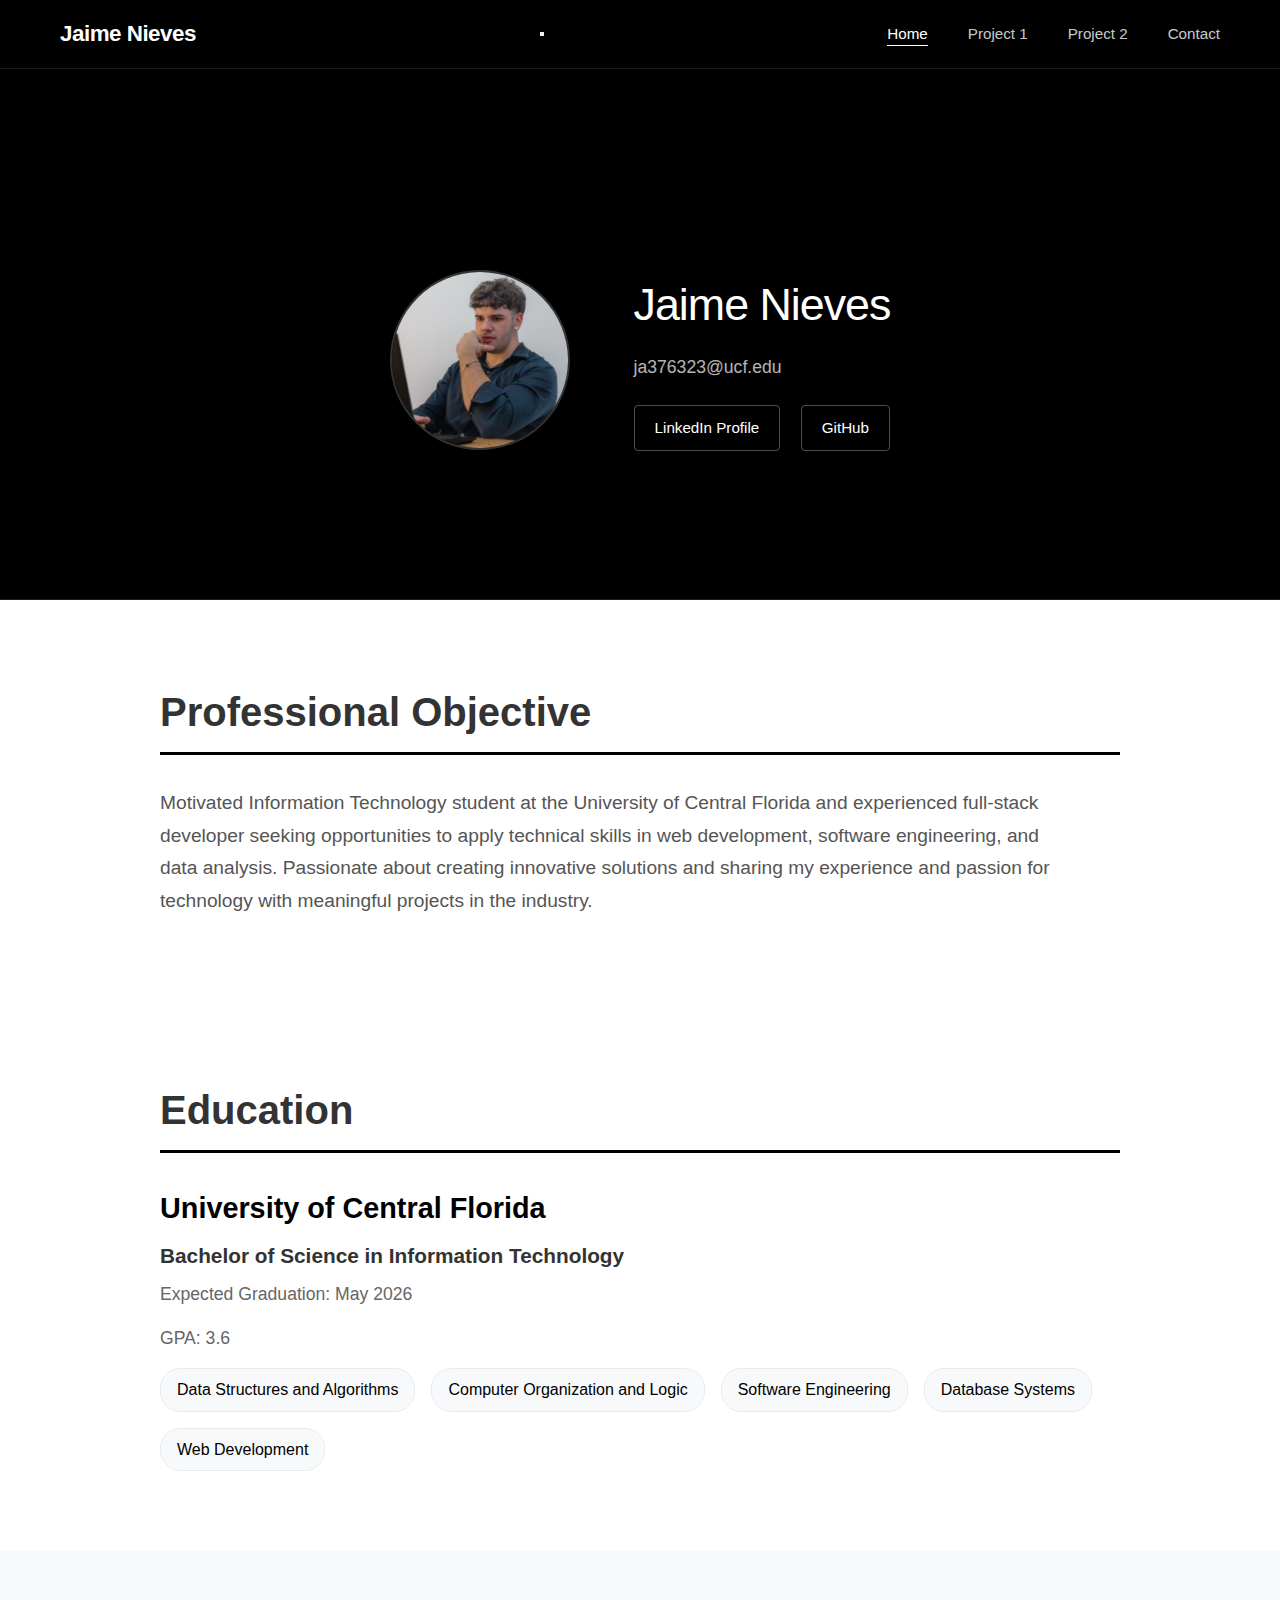
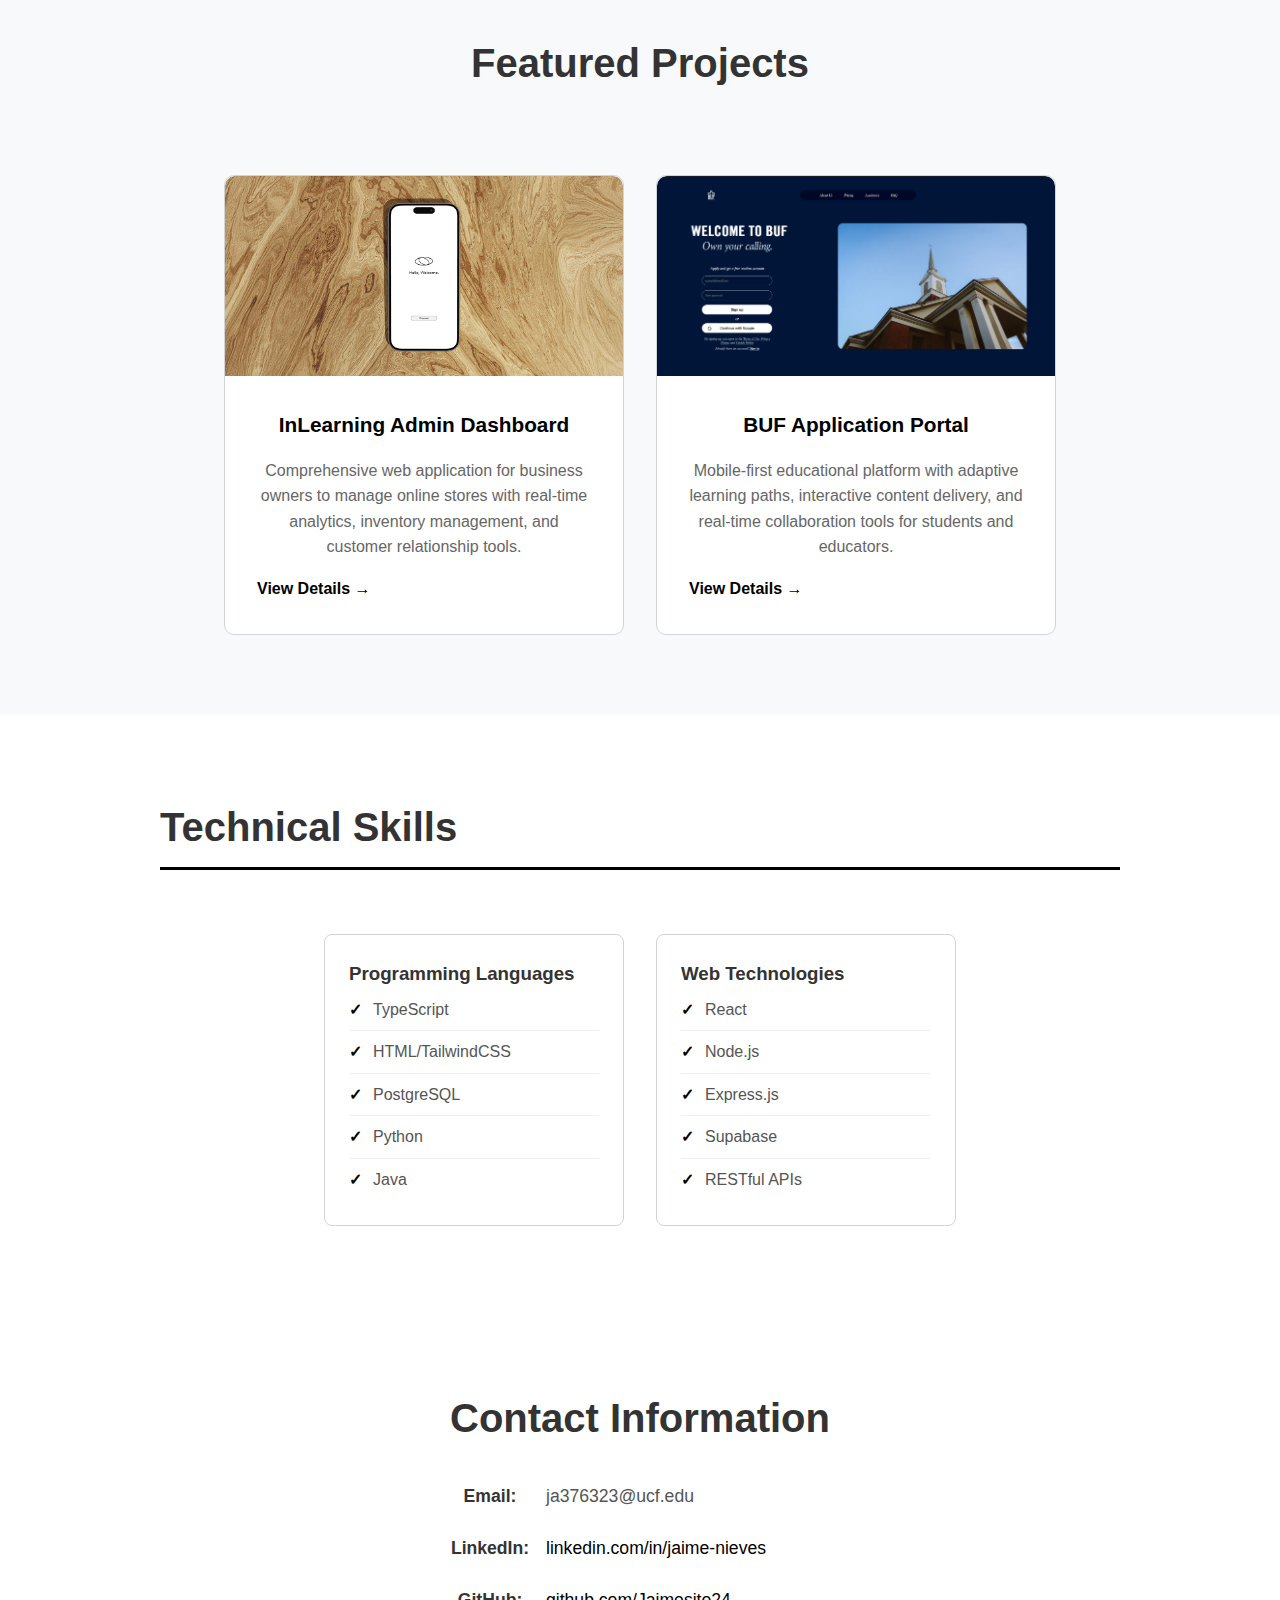
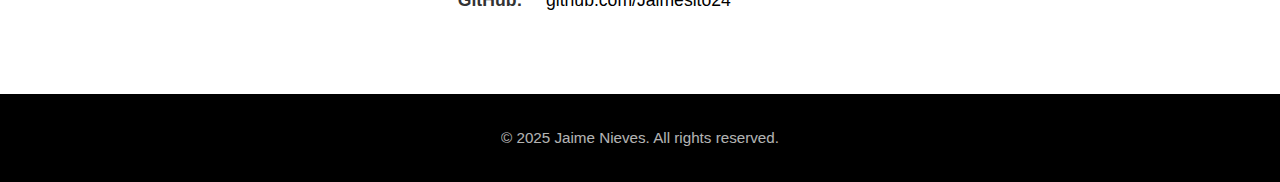
<file: index.html>
<!DOCTYPE html>
<html lang="en">
<head>
    <meta charset="UTF-8">
    <meta name="viewport" content="width=device-width, initial-scale=1.0">
    <title>Jaime Nieves - Resume</title>
    <link rel="stylesheet" href="styles.css">
</head>
<body>
    <header>
        <nav>
            <div class="nav-container">
                <h1 class="logo">Jaime Nieves</h1>
                <button class="mobile-menu-toggle" id="mobileMenuToggle" aria-label="Toggle navigation menu">
                    <span></span>
                    <span></span>
                    <span></span>
                </button>
                <ul class="nav-links" id="navLinks">
                    <li><a href="index.html" class="active">Home</a></li>
                    <li><a href="project1.html">Project 1</a></li>
                    <li><a href="project2.html">Project 2</a></li>
                    <li><a href="#contact">Contact</a></li>
                </ul>
            </div>
        </nav>
    </header>

    <main>
        <section class="resume-header">
            <div class="container">
                <div class="resume-intro">
                    <div class="profile-section">
                        <img src="prof_photo.jpeg" 
                             alt="Professional headshot of Jaime Nieves" 
                             class="profile-photo">
                        <div class="contact-info">
                            <h1>Jaime Nieves</h1>
                            <p class="email">ja376323@ucf.edu</p>
                            <a href="https://www.linkedin.com/in/jaime-nieves-94693b381/" class="linkedin-link" target="_blank" rel="noopener noreferrer">
                                LinkedIn Profile
                            </a>
                            <a href="https://github.com/Jaimesito24" class="github-link" target="_blank" rel="noopener noreferrer">
                                GitHub
                            </a>
                        </div>
                    </div>
                </div>
            </div>
        </section>

        <section class="objective">
            <div class="container">
                <h2>Professional Objective</h2>
                <p>Motivated Information Technology student at the University of Central Florida and experienced full-stack developer seeking opportunities to apply technical skills in web development, software engineering, and data analysis. Passionate about creating innovative solutions and sharing my experience and passion for technology with meaningful projects in the industry.</p>
            </div>
        </section>

        <section class="education">
            <div class="container">
                <h2>Education</h2>
                <div class="education-item">
                    <h3>University of Central Florida</h3>
                    <p class="degree">Bachelor of Science in Information Technology</p>
                    <p class="dates">Expected Graduation: May 2026</p>
                    <p class="gpa">GPA: 3.6</p>
                    <ul class="relevant-courses">
                        <li>Data Structures and Algorithms</li>
                        <li>Computer Organization and Logic</li>
                        <li>Software Engineering</li>
                        <li>Database Systems</li>
                        <li>Web Development</li>
                    </ul>
                </div>
            </div>
        </section>

        <section class="projects">
            <div class="container">
                <h2>Featured Projects</h2>
                <div class="project-grid">
                    <a href="project1.html" class="project-card-link">
                        <div class="project-card">
                            <img src="project1.png" 
                                 alt="InLearning Admin Dashboard interface" 
                                 class="project-card-image">
                            <div class="project-card-content">
                                <h3>InLearning Admin Dashboard</h3>
                                <p>Comprehensive web application for business owners to manage online stores with real-time analytics, inventory management, and customer relationship tools.</p>
                                <span class="project-link">View Details →</span>
                            </div>
                        </div>
                    </a>
                    <a href="project2.html" class="project-card-link">
                        <div class="project-card">
                            <img src="project2.png" 
                                 alt="BUF Application Portal interface" 
                                 class="project-card-image">
                            <div class="project-card-content">
                                <h3>BUF Application Portal</h3>
                                <p>Mobile-first educational platform with adaptive learning paths, interactive content delivery, and real-time collaboration tools for students and educators.</p>
                                <span class="project-link">View Details →</span>
                            </div>
                        </div>
                    </a>
                </div>
            </div>
        </section>

        <section class="skills">
            <div class="container">
                <h2>Technical Skills</h2>
                <div class="skills-grid">
                    <div class="skill-category">
                        <h3>Programming Languages</h3>
                        <ul>
                            <li>TypeScript</li>
                            <li>HTML/TailwindCSS</li>
                            <li>PostgreSQL</li>
                            <li>Python</li>
                            <li>Java</li>
                        </ul>
                    </div>
                    <div class="skill-category">
                        <h3>Web Technologies</h3>
                        <ul>
                            <li>React</li>
                            <li>Node.js</li>
                            <li>Express.js</li>
                            <li>Supabase</li>
                            <li>RESTful APIs</li>
                        </ul>
                    </div>
                </div>
            </div>
        </section>

        <section id="contact" class="contact">
            <div class="container">
                <h2>Contact Information</h2>
                <div class="contact-details">
                    <div class="contact-item">
                        <strong>Email:</strong> ja376323@ucf.edu
                    </div>
                    <div class="contact-item">
                        <strong>LinkedIn:</strong> 
                        <a href="https://www.linkedin.com/in/jaime-nieves-94693b381/" target="_blank" rel="noopener noreferrer">
                            linkedin.com/in/jaime-nieves
                        </a>
                    </div>
                    <div class="contact-item">
                        <strong>GitHub:</strong> 
                        <a href="https://github.com/Jaimesito24" target="_blank" rel="noopener noreferrer">
                            github.com/Jaimesito24
                        </a>
                    </div>
                </div>
            </div>
        </section>
    </main>

    <footer>
        <div class="container">
            <p>&copy; 2025 Jaime Nieves. All rights reserved.</p>
        </div>
    </footer>

    <script>
        // Mobile menu toggle
        const mobileMenuToggle = document.getElementById('mobileMenuToggle');
        const navLinks = document.getElementById('navLinks');
        
        mobileMenuToggle.addEventListener('click', function() {
            navLinks.classList.toggle('active');
            mobileMenuToggle.classList.toggle('active');
        });
        
        // Close menu when clicking on a link
        const navItems = navLinks.querySelectorAll('a');
        navItems.forEach(item => {
            item.addEventListener('click', () => {
                navLinks.classList.remove('active');
                mobileMenuToggle.classList.remove('active');
            });
        });
        
        // Close menu when clicking outside
        document.addEventListener('click', function(event) {
            const isClickInside = mobileMenuToggle.contains(event.target) || navLinks.contains(event.target);
            if (!isClickInside && navLinks.classList.contains('active')) {
                navLinks.classList.remove('active');
                mobileMenuToggle.classList.remove('active');
            }
        });
    </script>
</body>
</html>
</file>
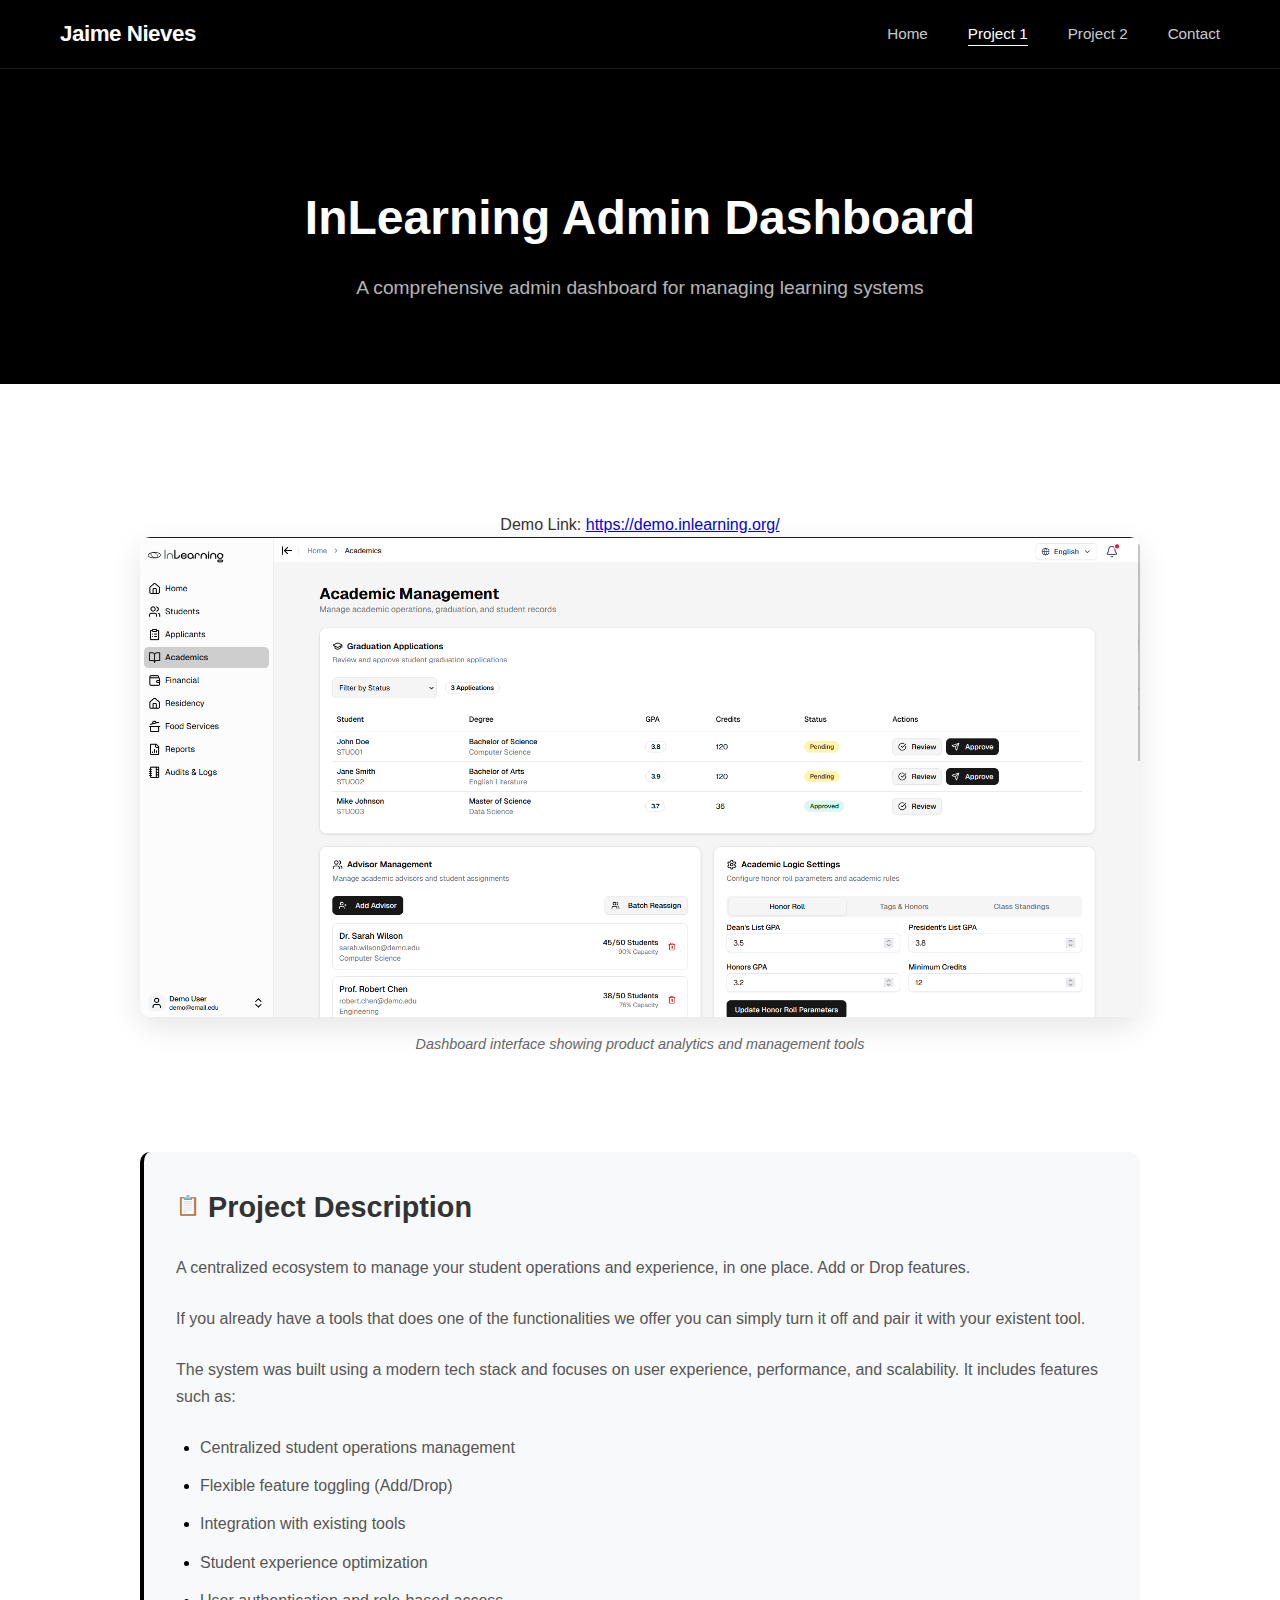
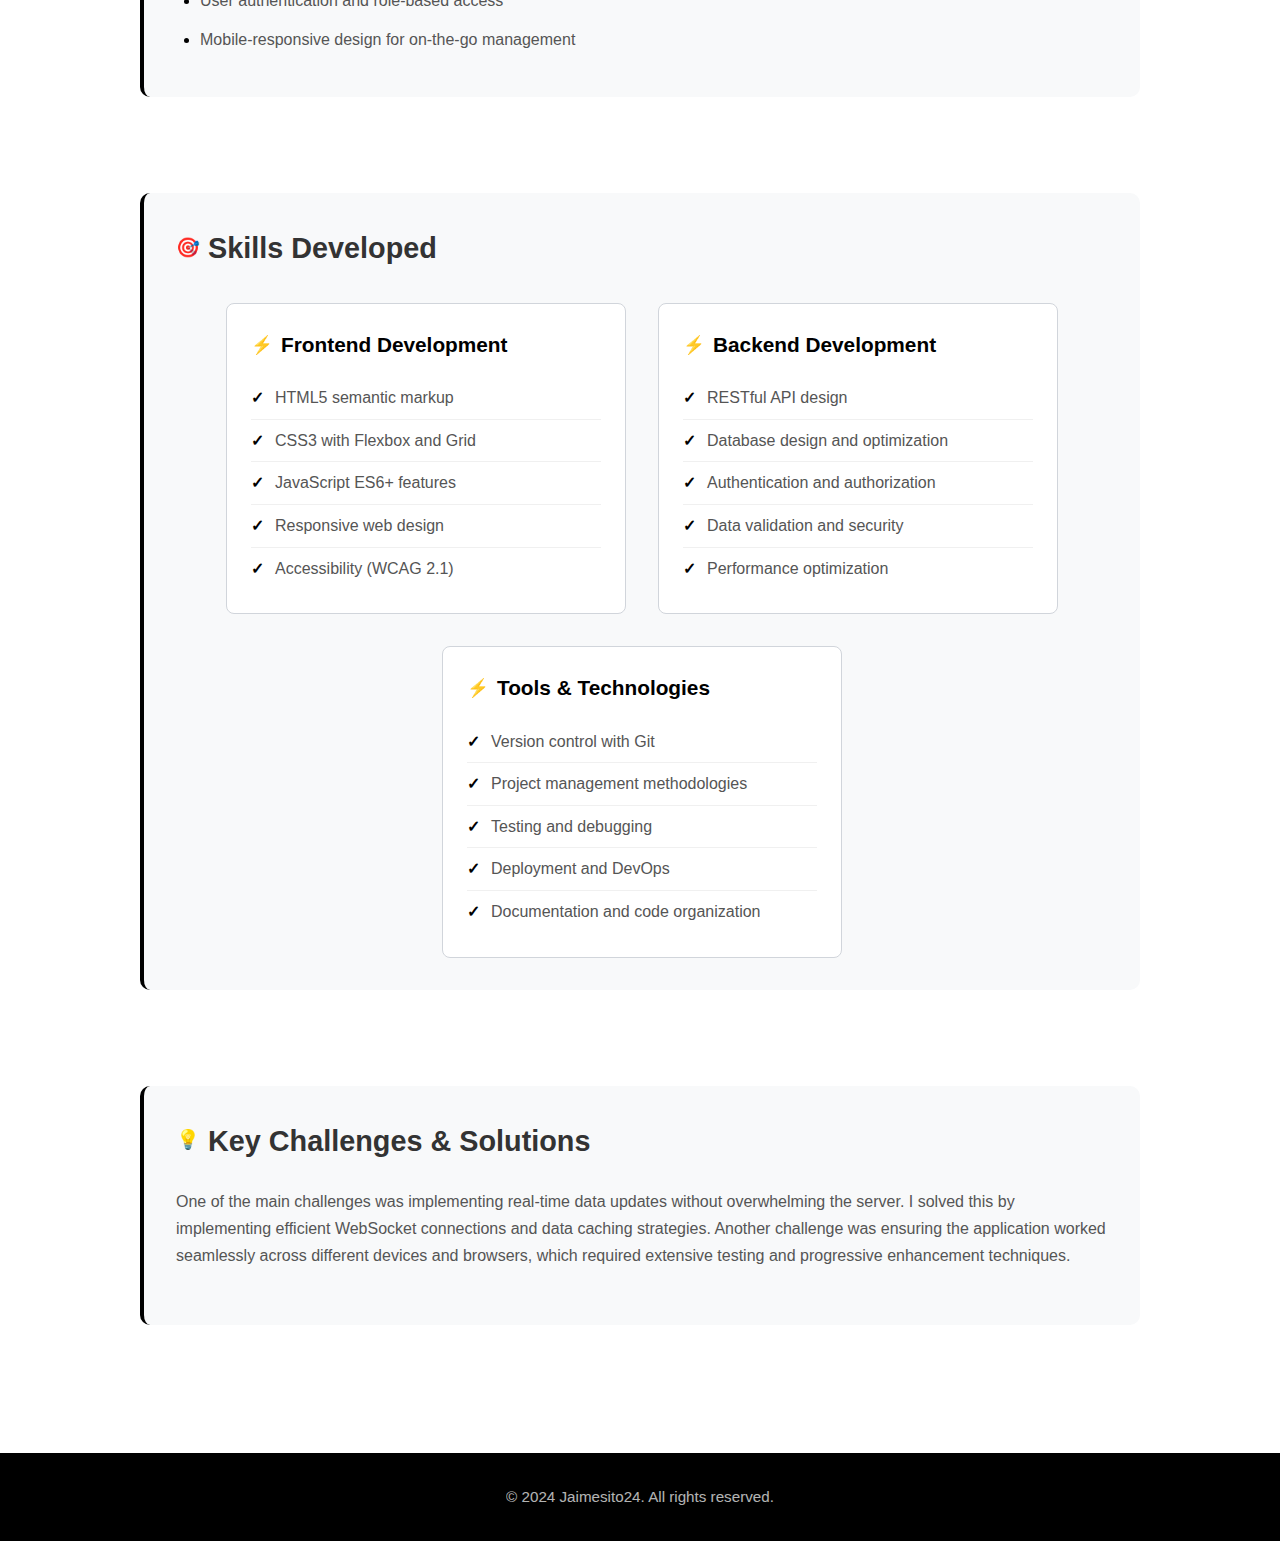
<file: project1.html>
<!DOCTYPE html>
<html lang="en">
<head>
    <meta charset="UTF-8">
    <meta name="viewport" content="width=device-width, initial-scale=1.0">
    <title>Project 1 - Jaimesito24</title>
    <link rel="stylesheet" href="styles.css">
    <meta name="description" content="Project 1 - Web Development Portfolio showcasing responsive design and modern web technologies">
</head>
<body>
    <header>
        <nav>
            <div class="nav-container">
                <h1 class="logo"><a href="index.html" style="color: white; text-decoration: none;">Jaime Nieves</a></h1>
                <ul class="nav-links">
                    <li><a href="index.html">Home</a></li>
                    <li><a href="project1.html" class="active">Project 1</a></li>
                    <li><a href="project2.html">Project 2</a></li>
                    <li><a href="index.html#contact">Contact</a></li>
                </ul>
            </div>
        </nav>
    </header>

    <main>
        <section class="page-header">
            <div class="container">
                <h1>InLearning Admin Dashboard</h1>
                <p>A comprehensive admin dashboard for managing learning systems</p>
            </div>
        </section>

        <section class="project-content">
            <div class="container">
                <article class="project-details">

                    <figure class="project-image">
                        <div class="demo-link-container">
                            <span class="demo-label">Demo Link:</span>
                            <a href="https://demo.inlearning.org/" target="_blank" rel="noopener noreferrer" class="demo-link">
                                https://demo.inlearning.org/
                            </a>
                        </div>
                        <img src="dashboard-project-1-demo.png" 
                             alt="Screenshot of the E-Commerce Dashboard showing product management interface with charts and analytics" 
                             loading="lazy">
                        <figcaption>Dashboard interface showing product analytics and management tools</figcaption>
                    </figure>

                    <section class="project-description">
                        <h3>Project Description</h3>
                        <p>A centralized ecosystem to manage your student operations and experience, in one place. Add or Drop features.</p>
                        
                        <p>If you already have a tools that does one of the functionalities we offer you can simply turn it off and pair it with your existent tool.</p>
                        
                        <p>The system was built using a modern tech stack and focuses on user experience, performance, and scalability. It includes features such as:</p>
                        
                        <ul>
                            <li>Centralized student operations management</li>
                            <li>Flexible feature toggling (Add/Drop)</li>
                            <li>Integration with existing tools</li>
                            <li>Student experience optimization</li>
                            <li>User authentication and role-based access</li>
                            <li>Mobile-responsive design for on-the-go management</li>
                        </ul>
                    </section>

                    <section class="skills-learned">
                        <h3>Skills Developed</h3>
                        <div class="skills-grid">
                            <div class="skill-category">
                                <h4>Frontend Development</h4>
                                <ul>
                                    <li>HTML5 semantic markup</li>
                                    <li>CSS3 with Flexbox and Grid</li>
                                    <li>JavaScript ES6+ features</li>
                                    <li>Responsive web design</li>
                                    <li>Accessibility (WCAG 2.1)</li>
                                </ul>
                            </div>
                            
                            <div class="skill-category">
                                <h4>Backend Development</h4>
                                <ul>
                                    <li>RESTful API design</li>
                                    <li>Database design and optimization</li>
                                    <li>Authentication and authorization</li>
                                    <li>Data validation and security</li>
                                    <li>Performance optimization</li>
                                </ul>
                            </div>
                            
                            <div class="skill-category">
                                <h4>Tools & Technologies</h4>
                                <ul>
                                    <li>Version control with Git</li>
                                    <li>Project management methodologies</li>
                                    <li>Testing and debugging</li>
                                    <li>Deployment and DevOps</li>
                                    <li>Documentation and code organization</li>
                                </ul>
                            </div>
                        </div>
                    </section>

                    <section class="project-challenges">
                        <h3>Key Challenges & Solutions</h3>
                        <p>One of the main challenges was implementing real-time data updates without overwhelming the server. I solved this by implementing efficient WebSocket connections and data caching strategies. Another challenge was ensuring the application worked seamlessly across different devices and browsers, which required extensive testing and progressive enhancement techniques.</p>
                    </section>
                </article>
            </div>
        </section>
    </main>

    <footer>
        <div class="container">
            <p>&copy; 2024 Jaimesito24. All rights reserved.</p>
        </div>
    </footer>
</body>
</html>
</file>
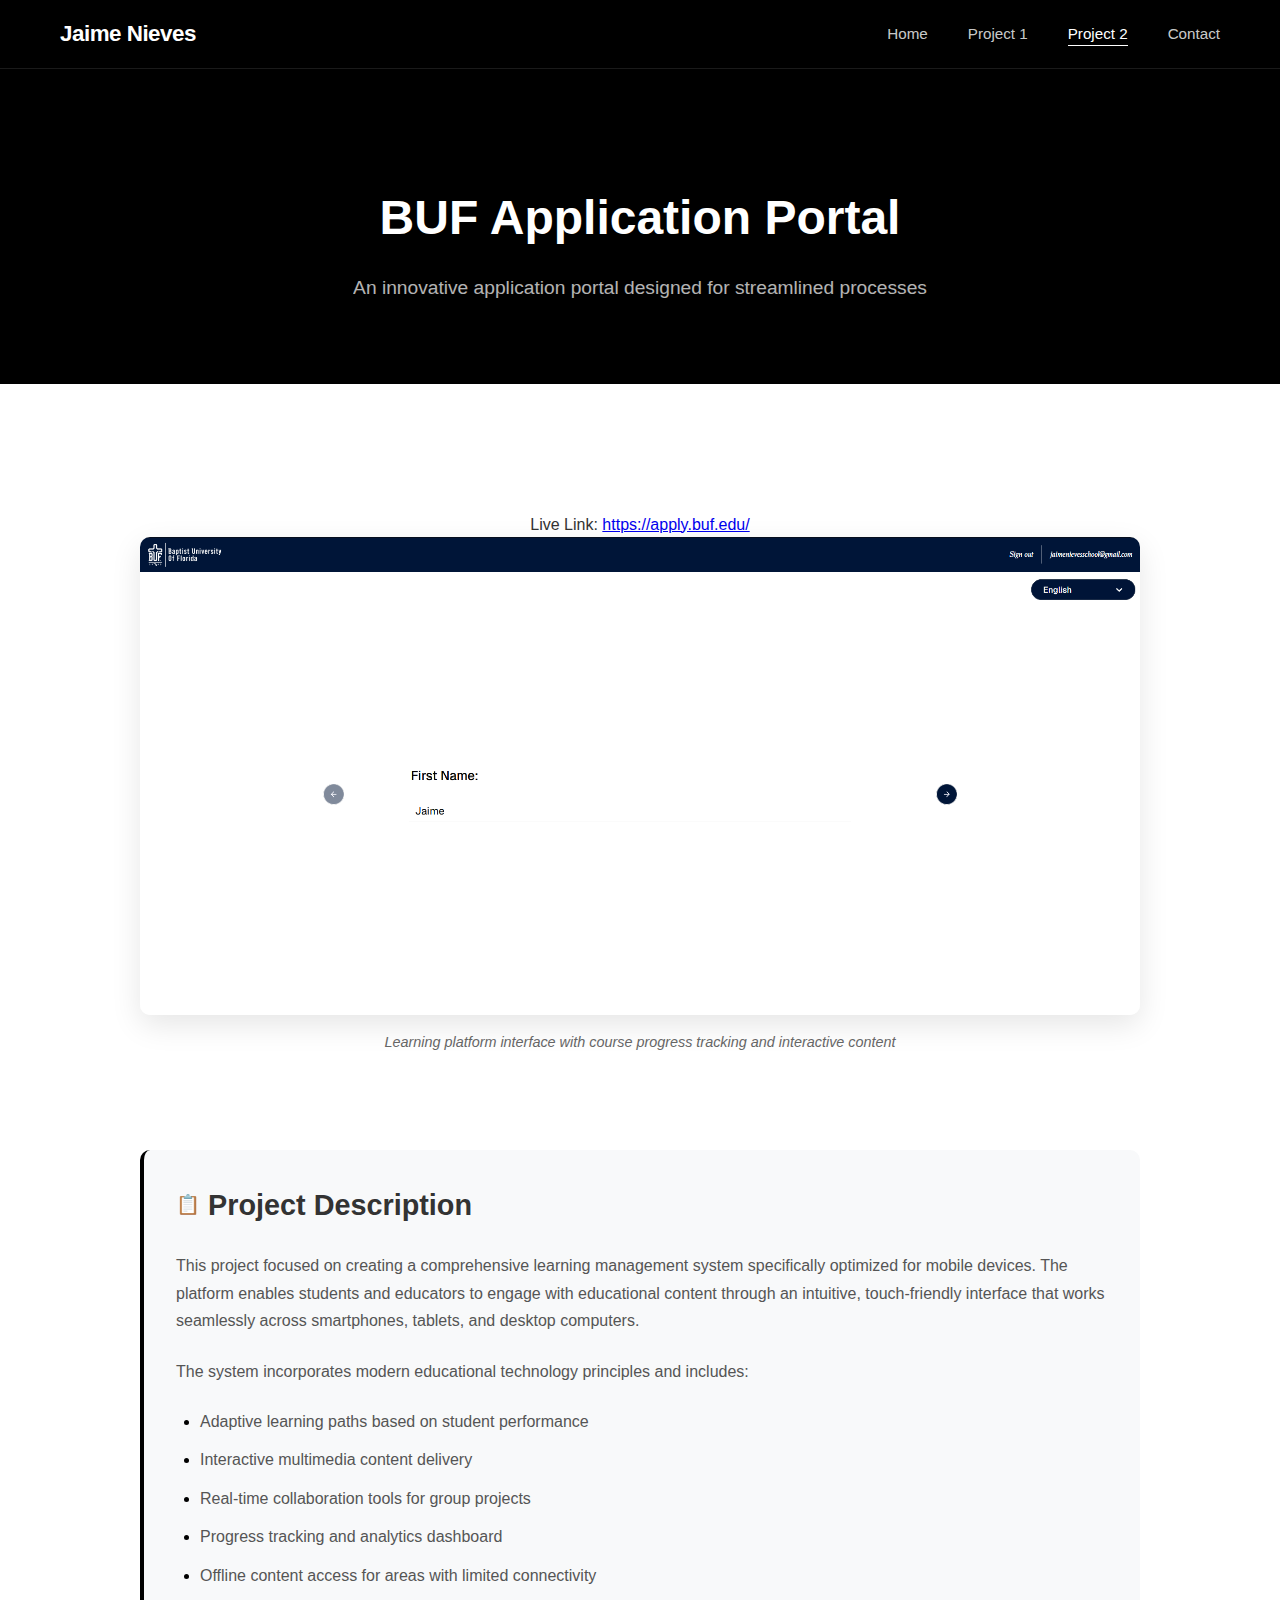
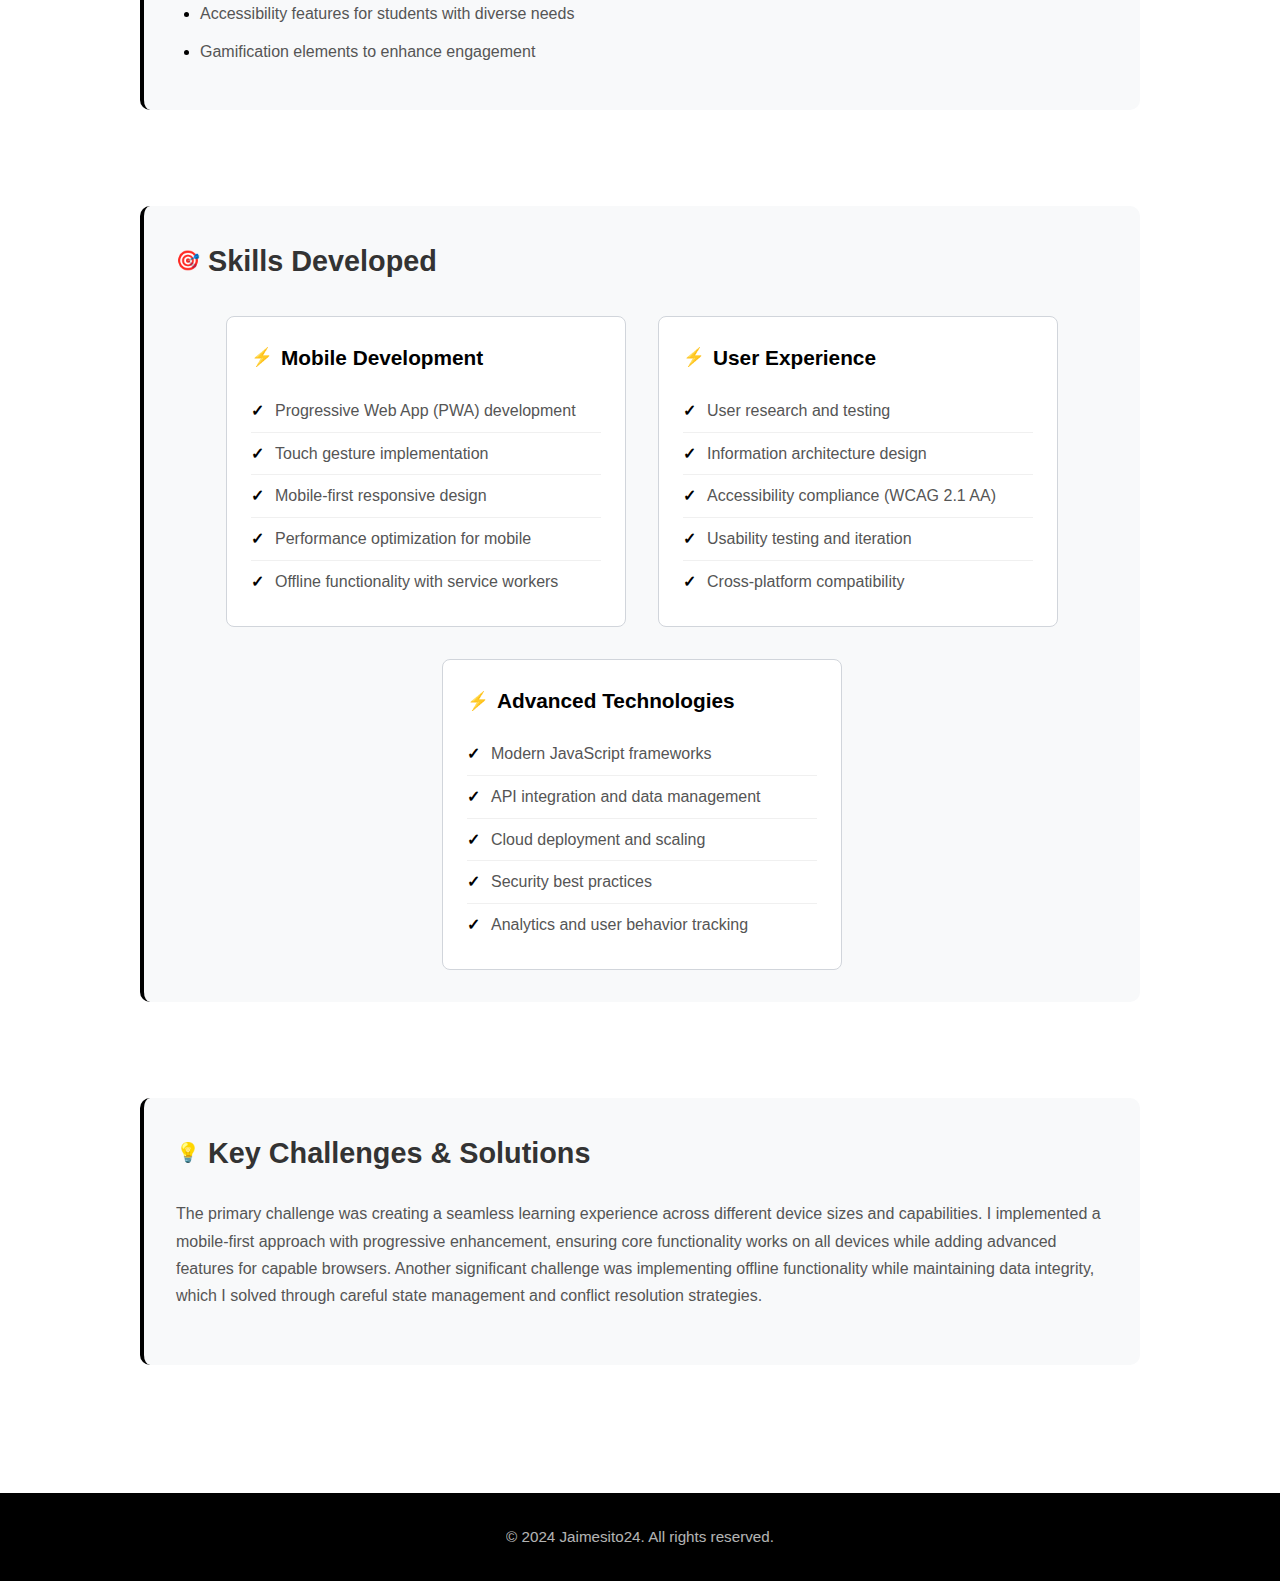
<file: project2.html>
<!DOCTYPE html>
<html lang="en">
<head>
    <meta charset="UTF-8">
    <meta name="viewport" content="width=device-width, initial-scale=1.0">
    <title>Project 2 - Jaimesito24</title>
    <link rel="stylesheet" href="styles.css">
    <meta name="description" content="Project 2 - Mobile-First Responsive Web Application with advanced user interface design">
</head>
<body>
    <header>
        <nav>
            <div class="nav-container">
                <h1 class="logo"><a href="index.html" style="color: white; text-decoration: none;">Jaime Nieves</a></h1>
                <ul class="nav-links">
                    <li><a href="index.html">Home</a></li>
                    <li><a href="project1.html">Project 1</a></li>
                    <li><a href="project2.html" class="active">Project 2</a></li>
                    <li><a href="index.html#contact">Contact</a></li>
                </ul>
            </div>
        </nav>
    </header>

    <main>
        <section class="page-header">
            <div class="container">
                <h1>BUF Application Portal</h1>
                <p>An innovative application portal designed for streamlined processes</p>
            </div>
        </section>

        <section class="project-content">
            <div class="container">
                <article class="project-details">

                    <figure class="project-image">
                        <div class="demo-link-container">
                            <span class="demo-label">Live Link:</span>
                            <a href="https://apply.buf.edu/" target="_blank" rel="noopener noreferrer" class="demo-link">
                                https://apply.buf.edu/
                            </a>
                        </div>
                        <img src="project2-demo.png" 
                             alt="Screenshot of the Learning Management System showing course dashboard with progress tracking and interactive elements" 
                             loading="lazy">
                        <figcaption>Learning platform interface with course progress tracking and interactive content</figcaption>
                    </figure>

                    <section class="project-description">
                        <h3>Project Description</h3>
                        <p>This project focused on creating a comprehensive learning management system specifically optimized for mobile devices. The platform enables students and educators to engage with educational content through an intuitive, touch-friendly interface that works seamlessly across smartphones, tablets, and desktop computers.</p>
                        
                        <p>The system incorporates modern educational technology principles and includes:</p>
                        
                        <ul>
                            <li>Adaptive learning paths based on student performance</li>
                            <li>Interactive multimedia content delivery</li>
                            <li>Real-time collaboration tools for group projects</li>
                            <li>Progress tracking and analytics dashboard</li>
                            <li>Offline content access for areas with limited connectivity</li>
                            <li>Accessibility features for students with diverse needs</li>
                            <li>Gamification elements to enhance engagement</li>
                        </ul>
                    </section>

                    <section class="skills-learned">
                        <h3>Skills Developed</h3>
                        <div class="skills-grid">
                            <div class="skill-category">
                                <h4>Mobile Development</h4>
                                <ul>
                                    <li>Progressive Web App (PWA) development</li>
                                    <li>Touch gesture implementation</li>
                                    <li>Mobile-first responsive design</li>
                                    <li>Performance optimization for mobile</li>
                                    <li>Offline functionality with service workers</li>
                                </ul>
                            </div>
                            
                            <div class="skill-category">
                                <h4>User Experience</h4>
                                <ul>
                                    <li>User research and testing</li>
                                    <li>Information architecture design</li>
                                    <li>Accessibility compliance (WCAG 2.1 AA)</li>
                                    <li>Usability testing and iteration</li>
                                    <li>Cross-platform compatibility</li>
                                </ul>
                            </div>
                            
                            <div class="skill-category">
                                <h4>Advanced Technologies</h4>
                                <ul>
                                    <li>Modern JavaScript frameworks</li>
                                    <li>API integration and data management</li>
                                    <li>Cloud deployment and scaling</li>
                                    <li>Security best practices</li>
                                    <li>Analytics and user behavior tracking</li>
                                </ul>
                            </div>
                        </div>
                    </section>

                    <section class="project-challenges">
                        <h3>Key Challenges & Solutions</h3>
                        <p>The primary challenge was creating a seamless learning experience across different device sizes and capabilities. I implemented a mobile-first approach with progressive enhancement, ensuring core functionality works on all devices while adding advanced features for capable browsers. Another significant challenge was implementing offline functionality while maintaining data integrity, which I solved through careful state management and conflict resolution strategies.</p>
                    </section>
                </article>
            </div>
        </section>
    </main>

    <footer>
        <div class="container">
            <p>&copy; 2024 Jaimesito24. All rights reserved.</p>
        </div>
    </footer>
</body>
</html>
</file>
<file: styles.css>
/* Reset and base styles */
* {
    margin: 0;
    padding: 0;
    box-sizing: border-box;
}

body {
    font-family: 'Segoe UI', Tahoma, Geneva, Verdana, sans-serif;
    line-height: 1.6;
    color: #333;
    background-color: #f8f9fa;
}

.container {
    max-width: 1200px;
    margin: 0 auto;
    padding: 0 20px;
}

/* Header and Navigation - Minimalist Black */
header {
    background: #000;
    color: white;
    padding: 1rem 0;
    position: fixed;
    width: 100%;
    top: 0;
    z-index: 1000;
    border-bottom: 1px solid rgba(255,255,255,0.1);
}

.nav-container {
    max-width: 1200px;
    margin: 0 auto;
    padding: 0 20px;
    display: flex;
    justify-content: space-between;
    align-items: center;
}

.logo {
    font-size: 1.4rem;
    font-weight: 600;
    letter-spacing: -0.5px;
}

.nav-links {
    display: flex;
    list-style: none;
    gap: 2.5rem;
    align-items: center;
}

.nav-links a {
    color: rgba(255,255,255,0.8);
    text-decoration: none;
    font-size: 0.95rem;
    transition: color 0.2s ease;
    position: relative;
}

.nav-links a:hover {
    color: white;
}

.nav-links a.active {
    color: white;
}

.nav-links a.active::after {
    content: '';
    position: absolute;
    bottom: -4px;
    left: 0;
    right: 0;
    height: 1px;
    background: white;
}

/* Resume Header Section - Minimalist Hero */
.resume-header {
    background: #000;
    color: white;
    padding: 140px 0 80px;
    margin-top: 60px;
    display: flex;
    align-items: center;
    justify-content: center;
    min-height: 60vh;
    position: relative;
}

.resume-header::after {
    content: '';
    position: absolute;
    bottom: 0;
    left: 0;
    right: 0;
    height: 1px;
    background: rgba(255,255,255,0.1);
}

.resume-intro {
    display: flex;
    align-items: center;
    justify-content: center;
    width: 100%;
}

.profile-section {
    display: flex;
    align-items: center;
    gap: 4rem;
    max-width: 900px;
    width: 100%;
}

.profile-photo {
    width: 180px;
    height: 180px;
    border-radius: 50%;
    object-fit: cover;
    border: 2px solid rgba(255, 255, 255, 0.2);
    flex-shrink: 0;
}

.contact-info h1 {
    font-size: 2.8rem;
    margin-bottom: 0.8rem;
    color: white;
    font-weight: 500;
    letter-spacing: -1px;
}

.contact-info .email {
    font-size: 1.1rem;
    margin-bottom: 1.5rem;
    opacity: 0.7;
    font-weight: 300;
}

.linkedin-link {
    display: inline-flex;
    align-items: center;
    background: transparent;
    color: white;
    padding: 10px 20px;
    text-decoration: none;
    border-radius: 4px;
    font-weight: 400;
    font-size: 0.95rem;
    transition: all 0.2s ease;
    border: 1px solid rgba(255,255,255,0.3);
}

.linkedin-link:hover {
    background: white;
    color: black;
    border: 1px solid white;
}

.github-link {
    display: inline-flex;
    align-items: center;
    background: transparent;
    color: white;
    padding: 10px 20px;
    text-decoration: none;
    border-radius: 4px;
    font-weight: 400;
    font-size: 0.95rem;
    transition: all 0.2s ease;
    border: 1px solid rgba(255,255,255,0.3);
    margin-left: 1rem;
}

.github-link:hover {
    background: white;
    color: black;
    border: 1px solid white;
}

/* Resume Sections */
.objective,
.education,
.skills {
    padding: 80px 0;
    background: white;
    display: flex;
    align-items: center;
    justify-content: center;
}

.objective .container,
.education .container {
    display: flex;
    flex-direction: column;
    align-items: flex-start;
    justify-content: center;
    max-width: 1000px;
    width: 100%;
}

.skills .container {
    display: flex;
    flex-direction: column;
    align-items: center;
    justify-content: center;
    max-width: 1000px;
    width: 100%;
}

.objective h2,
.education h2,
.skills h2 {
    font-size: 2.5rem;
    margin-bottom: 2rem;
    color: #333;
    border-bottom: 3px solid #000;
    padding-bottom: 0.5rem;
    width: 100%;
}

.objective p {
    font-size: 1.2rem;
    line-height: 1.7;
    color: #555;
    max-width: 900px;
}

.education-item {
    width: 100%;
}

.education-item h3 {
    font-size: 1.8rem;
    color: #000;
    margin-bottom: 0.5rem;
}

.degree {
    font-size: 1.3rem;
    font-weight: 600;
    color: #333;
    margin-bottom: 0.5rem;
}

.dates,
.gpa {
    font-size: 1.1rem;
    color: #666;
    margin-bottom: 1rem;
}

.relevant-courses {
    list-style: none;
    padding: 0;
    display: flex;
    flex-wrap: wrap;
    gap: 1rem;
    margin-top: 1rem;
}

.relevant-courses li {
    background: #f8f9fa;
    padding: 0.5rem 1rem;
    border-radius: 20px;
    color: #000;
    font-weight: 500;
    border: 1px solid #e9ecef;
    transition: all 0.2s ease;
}

.relevant-courses li:hover {
    border: 1px solid black;
    background: #000;
    color: white;
}

/* Projects Section */
.projects {
    padding: 80px 0;
    background: #f8f9fa;
    display: flex;
    align-items: center;
    justify-content: center;
}

.projects .container {
    display: flex;
    flex-direction: column;
    align-items: center;
    justify-content: center;
    text-align: center;
}

.projects h2 {
    font-size: 2.5rem;
    margin-bottom: 3rem;
    color: #333;
}

.project-grid {
    display: flex;
    flex-wrap: wrap;
    gap: 2rem;
    justify-content: center;
    align-items: stretch;
    margin-top: 2rem;
}

.project-card {
    background: white;
    padding: 0;
    border-radius: 10px;
    border: 1px solid #d1d5db;
    flex: 1;
    min-width: 300px;
    max-width: 400px;
    display: flex;
    flex-direction: column;
    justify-content: space-between;
    transition: border-color 0.2s ease, transform 0.2s ease;
    overflow: hidden;
}

.project-card-image {
    width: 100%;
    height: 200px;
    object-fit: cover;
    border-radius: 10px 10px 0 0;
}

.project-card-content {
    padding: 2rem;
    display: flex;
    flex-direction: column;
    justify-content: space-between;
    flex-grow: 1;
}

.project-card:hover {
    border: 1px solid black;
    cursor: pointer;
}

.project-card-link {
    text-decoration: none;
    color: inherit;
    display: block;
    flex: 1;
    min-width: 300px;
    max-width: 400px;
}

.project-card-link:hover {
    text-decoration: none;
    color: inherit;
}

.project-link {
    display: inline-flex;
    align-items: center;
    color: #000;
    text-decoration: none;
    font-weight: 600;
    margin-top: 1rem;
}

.project-link:hover {
    text-decoration: underline;
}

.project-card h3 {
    color: black;
    margin-bottom: 1rem;
    font-size: 1.3rem;
}

.project-card p {
    color: #666;
    line-height: 1.6;
}

/* Contact Section */
.contact {
    padding: 80px 0;
    background: white;
    display: flex;
    align-items: center;
    justify-content: center;
}

.contact .container {
    display: flex;
    flex-direction: column;
    align-items: center;
    justify-content: center;
    text-align: center;
}

.contact h2 {
    font-size: 2.5rem;
    margin-bottom: 2rem;
    color: #333;
}

.contact p {
    font-size: 1.1rem;
    margin-bottom: 2rem;
    color: #666;
}

.contact-links {
    display: flex;
    justify-content: center;
    align-items: center;
    gap: 2rem;
    flex-wrap: wrap;
}

.contact-details {
    display: flex;
    flex-direction: column;
    gap: 1.5rem;
    max-width: 600px;
    width: 100%;
}

.contact-item {
    display: flex;
    align-items: center;
    gap: 1rem;
    font-size: 1.1rem;
    color: #555;
}

.contact-item strong {
    color: #333;
    min-width: 80px;
}

.contact-item a {
    color: #000;
    text-decoration: none;
    transition: opacity 0.2s ease;
}

.contact-item a:hover {
    opacity: 0.7;
    text-decoration: underline;
}

.contact-link {
    display: inline-flex;
    align-items: center;
    justify-content: center;
    background: #000;
    color: white;
    padding: 12px 25px;
    text-decoration: none;
    border-radius: 4px;
    transition: all 0.2s ease;
    min-width: 120px;
}

.contact-link:hover {
    background: #222;
    transform: translateY(-2px);
}

/* Footer */
footer {
    background: #000;
    color: white;
    padding: 2rem 0;
    display: flex;
    align-items: center;
    justify-content: center;
}

footer .container {
    display: flex;
    align-items: center;
    justify-content: center;
    text-align: center;
}

footer p {
    opacity: 0.7;
    font-size: 0.95rem;
}

/* Animations */
@keyframes fadeInUp {
    from {
        opacity: 0;
        transform: translateY(30px);
    }
    to {
        opacity: 1;
        transform: translateY(0);
    }
}

/* Additional Page Styles */
.page-header {
    background: #000;
    color: white;
    padding: 120px 0 80px;
    text-align: center;
    margin-top: 60px;
}

.page-header h1 {
    font-size: 3rem;
    margin-bottom: 1rem;
    color: white;
}

.page-header p {
    font-size: 1.2rem;
    opacity: 0.7;
}

.project-image-header {
    margin-bottom: 2rem;
    display: flex;
    justify-content: center;
    align-items: center;
}

.project-header-image {
    max-width: 100%;
    height: auto;
    border-radius: 10px;
    box-shadow: 0 10px 30px rgba(0,0,0,0.2);
    max-height: 300px;
    object-fit: cover;
}

.about-content {
    padding: 80px 0;
    background: white;
}

.about-grid {
    display: grid;
    grid-template-columns: 2fr 1fr;
    gap: 3rem;
    align-items: start;
}

.about-text h2 {
    color: #333;
    margin-bottom: 1rem;
    font-size: 2rem;
}

.about-text h3 {
    color: #000;
    margin: 2rem 0 1rem 0;
    font-size: 1.3rem;
}

.about-text p {
    color: #666;
    line-height: 1.6;
    margin-bottom: 1rem;
}

.about-text ul {
    color: #666;
    padding-left: 1.5rem;
}

.about-text li {
    margin-bottom: 0.5rem;
}

.placeholder-image {
    background: #f8f9fa;
    border: 2px dashed #ddd;
    border-radius: 10px;
    padding: 3rem;
    text-align: center;
    color: #999;
}

/* Project Page Styles */
.project-content {
    padding: 80px 0;
    background: white;
    display: flex;
    align-items: center;
    justify-content: center;
}

.project-details {
    max-width: 1000px;
    margin: 0 auto;
    display: flex;
    flex-direction: column;
    align-items: center;
    justify-content: center;
}

.project-header {
    text-align: center;
    margin-bottom: 3rem;
    padding-bottom: 2rem;
    border-bottom: 2px solid #f0f0f0;
    display: flex;
    flex-direction: column;
    align-items: center;
    justify-content: center;
}

.project-header h2 {
    color: #333;
    font-size: 2.5rem;
    margin-bottom: 1rem;
}

.project-header time {
    color: #000;
    font-size: 1.1rem;
    font-weight: 500;
}

.project-image {
    margin: 3rem 0;
    text-align: center;
    display: flex;
    flex-direction: column;
    align-items: center;
    justify-content: center;
}

.project-image img {
    max-width: 100%;
    height: auto;
    border-radius: 10px;
    box-shadow: 0 10px 30px rgba(0,0,0,0.1);
    transition: transform 0.2s ease;
}

.project-image img:hover {
    transform: scale(1.02);
}

.project-image figcaption {
    margin-top: 1rem;
    color: #666;
    font-style: italic;
    font-size: 0.9rem;
}

.project-description,
.skills-learned,
.project-challenges {
    margin: 3rem 0;
    padding: 2rem;
    background: #f8f9fa;
    border-radius: 10px;
    border-left: 4px solid #000;
}

.project-description h3,
.skills-learned h3,
.project-challenges h3 {
    color: #333;
    font-size: 1.8rem;
    margin-bottom: 1.5rem;
    display: flex;
    align-items: center;
}

.project-description h3::before,
.skills-learned h3::before,
.project-challenges h3::before {
    content: "📋";
    margin-right: 0.5rem;
    font-size: 1.2rem;
}

.skills-learned h3::before {
    content: "🎯";
}

.project-challenges h3::before {
    content: "💡";
}

.project-description p,
.project-challenges p {
    color: #555;
    line-height: 1.7;
    margin-bottom: 1.5rem;
}

.project-description ul {
    color: #555;
    padding-left: 1.5rem;
    line-height: 1.6;
}

.project-description li {
    margin-bottom: 0.8rem;
    position: relative;
}

.project-description li::marker {
    color: #000;
}

.skills-grid {
    display: flex;
    flex-wrap: wrap;
    gap: 2rem;
    justify-content: center;
    align-items: stretch;
    margin-top: 2rem;
}

.skill-category {
    background: white;
    padding: 1.5rem;
    border-radius: 8px;
    border: 1px solid #d1d5db;
    flex: 1;
    min-width: 300px;
    max-width: 400px;
    display: flex;
    flex-direction: column;
    justify-content: flex-start;
    transition: border-color 0.2s ease;
}

.skill-category:hover {
    border: 1px solid black;
}

.skill-category h4 {
    color: #000;
    font-size: 1.3rem;
    margin-bottom: 1rem;
    display: flex;
    align-items: center;
}

.skill-category h4::before {
    content: "⚡";
    margin-right: 0.5rem;
    font-size: 1.1rem;
}

.skill-category ul {
    list-style: none;
    padding: 0;
}

.skill-category li {
    color: #555;
    padding: 0.5rem 0;
    border-bottom: 1px solid #f0f0f0;
    position: relative;
    padding-left: 1.5rem;
}

.skill-category li::before {
    content: "✓";
    position: absolute;
    left: 0;
    color: #000;
    font-weight: bold;
}

.skill-category li:last-child {
    border-bottom: none;
}

/* Accessibility improvements */
.project-image img:focus {
    outline: 3px solid #000;
    outline-offset: 2px;
}

.skill-category:focus-within {
    outline: 2px solid #000;
    outline-offset: 2px;
}

/* High contrast mode support */
@media (prefers-contrast: high) {
    .project-description,
    .skills-learned,
    .project-challenges {
        border-left-color: #000;
    }
    
    .skill-category {
        border: 2px solid #000;
    }
}

/* Reduced motion support */
@media (prefers-reduced-motion: reduce) {
    .project-image img,
    .skill-category,
    .project-card,
    .linkedin-link,
    .contact-link {
        transition: none;
    }
    
    .project-image img:hover,
    .skill-category:hover,
    .project-card:hover {
        transform: none;
    }
}

/* Responsive Design - Improved Mobile Header */
@media (max-width: 768px) {
    /* Compact Mobile Header */
    header {
        padding: 0.8rem 0;
    }
    
    .nav-container {
        flex-direction: row;
        justify-content: space-between;
        align-items: center;
    }
    
    .logo {
        font-size: 1.2rem;
    }
    
    .nav-links {
        gap: 1.2rem;
    }
    
    .nav-links a {
        font-size: 0.85rem;
    }
    
    /* Mobile Hero/Resume Header */
    .resume-header {
        padding: 100px 0 60px;
        margin-top: 50px;
        min-height: auto;
    }
    
    .profile-section {
        flex-direction: column;
        text-align: center;
        gap: 2rem;
    }
    
    .profile-photo {
        width: 150px;
        height: 150px;
    }
    
    .contact-info h1 {
        font-size: 2.2rem;
    }
    
    .contact-info .email {
        font-size: 1rem;
    }
    
    .linkedin-link {
        padding: 8px 18px;
        font-size: 0.9rem;
        margin-left: 0;
        margin-bottom: 0.5rem;
    }
    
    .github-link {
        padding: 8px 18px;
        font-size: 0.9rem;
        margin-left: 0;
    }
    
    .contact-info {
        display: flex;
        flex-direction: column;
        align-items: center;
        gap: 0.5rem;
    }
    
    /* Other mobile adjustments */
    .objective h2,
    .education h2,
    .skills h2 {
        font-size: 2rem;
    }
    
    .objective p {
        font-size: 1.1rem;
    }
    
    .education-item h3 {
        font-size: 1.5rem;
    }
    
    .relevant-courses {
        flex-direction: column;
        align-items: flex-start;
    }
    
    .contact-details {
        align-items: flex-start;
    }
    
    .contact-item {
        flex-direction: column;
        align-items: flex-start;
        gap: 0.5rem;
    }
    
    .contact-item strong {
        min-width: auto;
    }
    
    /* Project page mobile adjustments */
    .project-grid {
        flex-direction: column;
        align-items: center;
    }
    
    .project-card {
        max-width: 100%;
        min-width: auto;
    }
    
    .skills-grid {
        flex-direction: column;
        align-items: center;
    }
    
    .skill-category {
        max-width: 100%;
        min-width: auto;
    }
    
    .project-header h2 {
        font-size: 2rem;
    }
    
    .project-description,
    .skills-learned,
    .project-challenges {
        padding: 1.5rem;
        margin: 2rem 0;
    }
}

@media (max-width: 480px) {
    /* Extra compact mobile header */
    header {
        padding: 0.7rem 0;
    }
    
    .logo {
        font-size: 1.1rem;
    }
    
    .nav-links {
        gap: 0.8rem;
    }
    
    .nav-links a {
        font-size: 0.8rem;
    }
    
    /* Very small mobile hero */
    .resume-header {
        padding: 80px 0 50px;
        margin-top: 45px;
    }
    
    .profile-photo {
        width: 120px;
        height: 120px;
    }
    
    .contact-info h1 {
        font-size: 1.8rem;
    }
    
    .contact-info .email {
        font-size: 0.95rem;
    }
    
    .about, .projects, .contact {
        padding: 60px 0;
    }
    
    .about h2, .projects h2, .contact h2 {
        font-size: 1.8rem;
    }
}

/* Hamburger menu for very small screens */
@media (max-width: 360px) {
    .nav-links {
        gap: 0.6rem;
        font-size: 0.75rem;
    }
    
    .logo {
        font-size: 1rem;
    }
}
</file>
